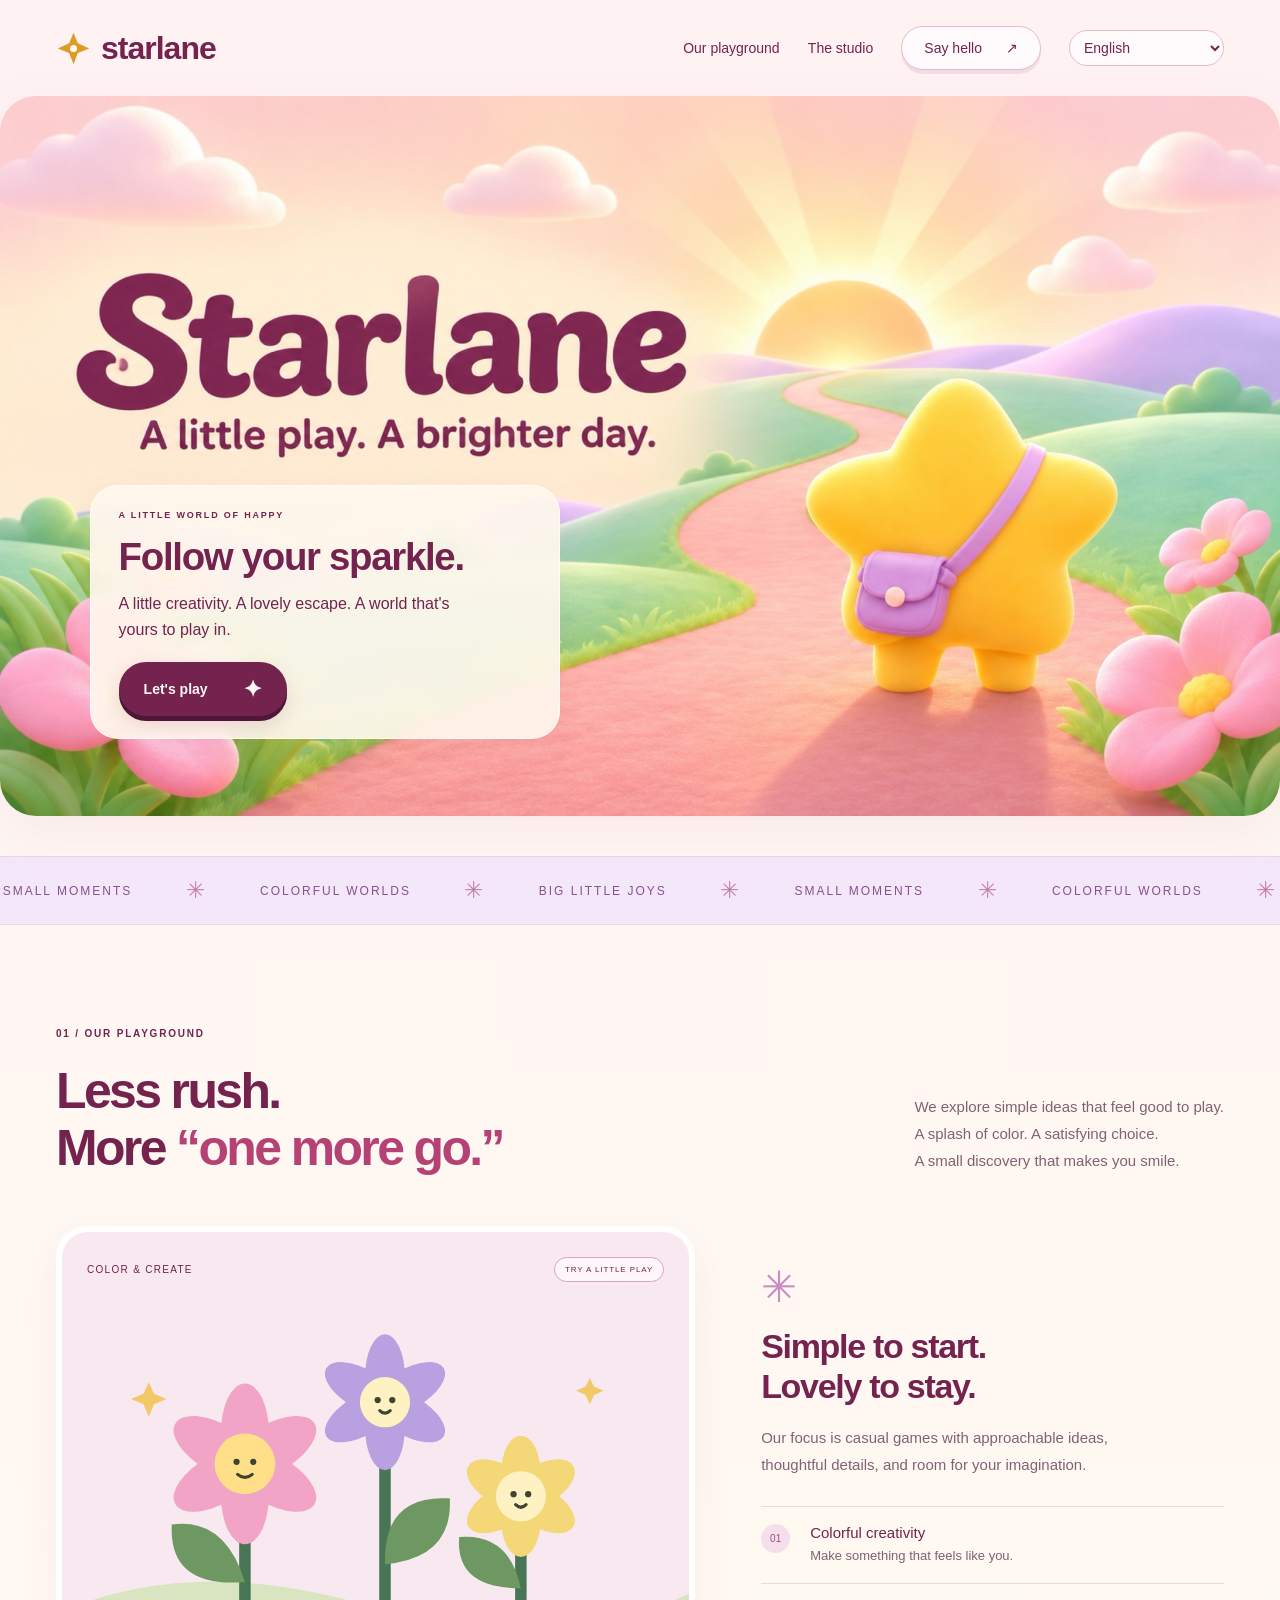
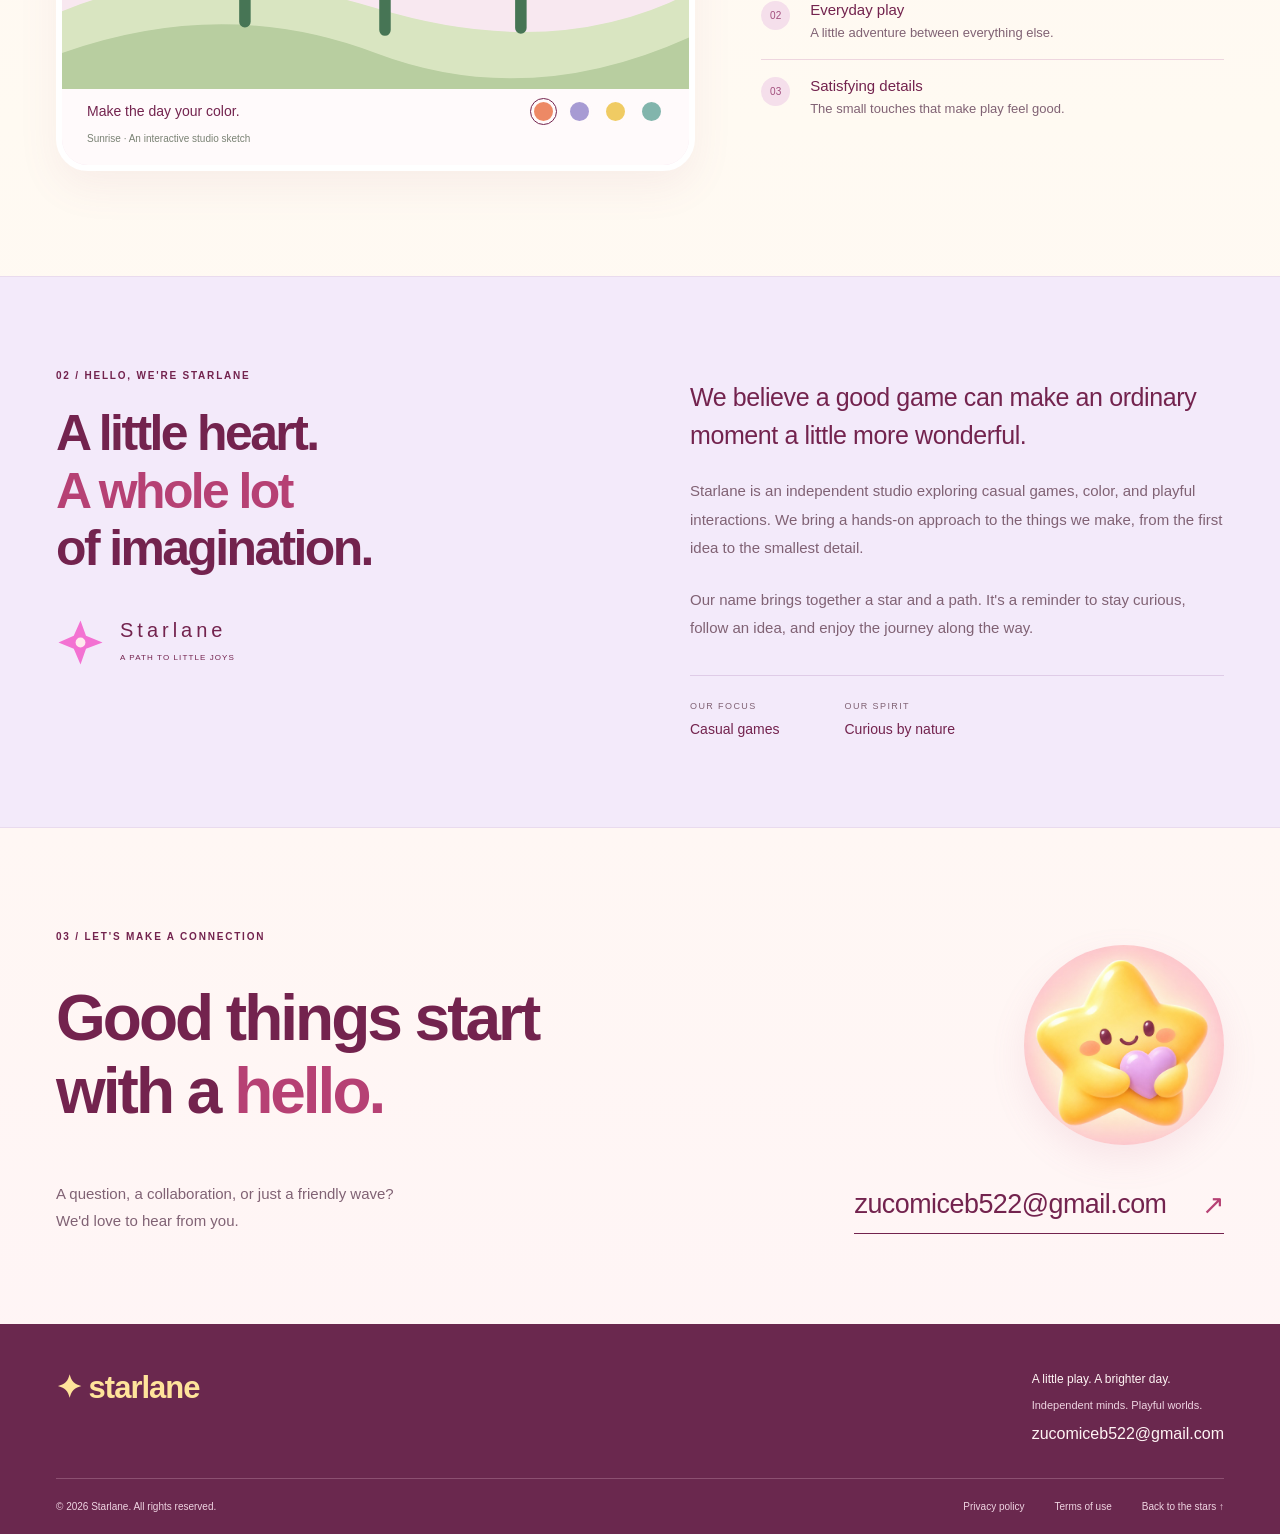
<file: index.html>
<!doctype html>
<html lang="en">
<head>
<meta charset="utf-8"><meta name="viewport" content="width=device-width, initial-scale=1">
<title>Starlane — A little play. A brighter day.</title>
<meta name="description" content="Starlane is an independent game studio. We create playful experiences through color, curiosity and small moments of joy.">
<meta name="theme-color" content="#fff7f4"><meta property="og:title" content="Starlane — A little play. A brighter day."><meta property="og:description" content="Small moments. Colorful worlds. A little room to play.">
<link rel="icon" type="image/svg+xml" href="favicon.svg"><link rel="stylesheet" href="style.css">
<script src="locales.js" defer></script>
</head>
<body>
<a class="skip" href="#main">Skip to content</a>
<header class="nav wrap"><a class="brand" href="#" aria-label="Starlane home"><svg viewBox="0 0 40 40" aria-hidden="true"><path d="M20 2 25 14 38 20 25 25 20 38 15 25 2 20 15 14Z" fill="currentColor"/><circle cx="20" cy="20" r="4" fill="#fff7f4"/></svg>starlane</a><nav aria-label="Main navigation"><a href="#play">Our playground</a><a href="#studio">The studio</a><a class="nav-contact" href="#contact">Say hello <span aria-hidden="true">↗</span></a></nav></header>
<main id="main">
<section class="hero-banner" aria-labelledby="hero-title">
<img class="hero-landscape" src="assets/starlane-world.jpg" width="2048" height="1152" alt="Starlane. A little play. A brighter day. A little yellow star follows a pink path through a dreamy pastel world." fetchpriority="high">
<div class="hero-welcome"><span class="eyebrow">A LITTLE WORLD OF HAPPY</span><h1 id="hero-title">Follow your sparkle.</h1><p>A little creativity. A lovely escape. A world that's yours to play in.</p><a href="#play" class="button dark">Let's play <span aria-hidden="true">✦</span></a></div></section>
<div class="ribbon" aria-hidden="true"><div>SMALL MOMENTS <span>✳</span> COLORFUL WORLDS <span>✳</span> BIG LITTLE JOYS <span>✳</span> SMALL MOMENTS <span>✳</span> COLORFUL WORLDS <span>✳</span></div></div>
<section id="play" class="play-section wrap"><div class="section-top"><div><span class="eyebrow">01 / OUR PLAYGROUND</span><h2>Less rush.<br>More <em>“one more go.”</em></h2></div><p>We explore simple ideas that feel good to play.<br>A splash of color. A satisfying choice.<br>A small discovery that makes you smile.</p></div>
<div class="play-grid"><div class="garden-card"><div class="card-top"><span>COLOR & CREATE</span><span class="tiny-pill">TRY A LITTLE PLAY</span></div><svg class="garden" viewBox="0 0 600 390" aria-labelledby="garden-title"><title id="garden-title">An interactive illustrated flower garden. Choose a palette below to change the flowers.</title><path d="M0 315Q130 260 300 312T600 298V390H0Z" fill="#d9e5c1"/><path d="M0 355Q155 300 300 355T600 340V390H0Z" fill="#b8cea0"/>
<g fill="none" stroke="#477555" stroke-width="11" stroke-linecap="round"><path d="M175 325V177M309 333V125M439 331V204"/></g><g fill="#6e9862"><path d="M175 287q-73 6-70-55 51-7 70 55M309 270q-2-67 62-63 3 57-62 63M439 293q-63 0-59-49 48-4 59 49"/></g>
<g class="petals p1" transform="translate(175 174)"><ellipse rx="23" ry="47" cy="-30"/><ellipse rx="23" ry="47" cy="-30" transform="rotate(60)"/><ellipse rx="23" ry="47" cy="-30" transform="rotate(120)"/><ellipse rx="23" ry="47" cy="-30" transform="rotate(180)"/><ellipse rx="23" ry="47" cy="-30" transform="rotate(240)"/><ellipse rx="23" ry="47" cy="-30" transform="rotate(300)"/><circle r="29" fill="#ffdf88"/><g fill="#3e4431"><circle cx="-8" cy="-2" r="3"/><circle cx="8" cy="-2" r="3"/></g><path d="M-7 10q7 6 14 0" fill="none" stroke="#3e4431" stroke-width="3" stroke-linecap="round"/></g>
<g class="petals p2" transform="translate(309 115)"><ellipse rx="19" ry="40" cy="-25"/><ellipse rx="19" ry="40" cy="-25" transform="rotate(60)"/><ellipse rx="19" ry="40" cy="-25" transform="rotate(120)"/><ellipse rx="19" ry="40" cy="-25" transform="rotate(180)"/><ellipse rx="19" ry="40" cy="-25" transform="rotate(240)"/><ellipse rx="19" ry="40" cy="-25" transform="rotate(300)"/><circle r="24" fill="#fff2c2"/><g fill="#3e4431"><circle cx="-7" cy="-2" r="3"/><circle cx="7" cy="-2" r="3"/></g><path d="M-5 8q5 5 10 0" fill="none" stroke="#3e4431" stroke-width="3" stroke-linecap="round"/></g>
<g class="petals p3" transform="translate(439 205)"><ellipse rx="19" ry="36" cy="-22"/><ellipse rx="19" ry="36" cy="-22" transform="rotate(60)"/><ellipse rx="19" ry="36" cy="-22" transform="rotate(120)"/><ellipse rx="19" ry="36" cy="-22" transform="rotate(180)"/><ellipse rx="19" ry="36" cy="-22" transform="rotate(240)"/><ellipse rx="19" ry="36" cy="-22" transform="rotate(300)"/><circle r="24" fill="#fff2c2"/><g fill="#3e4431"><circle cx="-7" cy="-2" r="3"/><circle cx="7" cy="-2" r="3"/></g><path d="M-5 8q5 5 10 0" fill="none" stroke="#3e4431" stroke-width="3" stroke-linecap="round"/></g><g fill="#f2c868"><path d="m83 96 5 11 12 5-12 5-5 12-5-12-12-5 12-5Z"/><path d="m505 92 4 8 9 4-9 4-4 9-4-9-9-4 9-4Z"/></g></svg><div class="palette-row"><p>Make the day your color.</p><div class="palettes" role="group" aria-label="Choose a flower palette"><button class="swatch active" style="--swatch:#ed8965" data-palette="sunrise" aria-label="Sunrise palette" aria-pressed="true"></button><button class="swatch" style="--swatch:#a79bd3" data-palette="dream" aria-label="Daydream palette" aria-pressed="false"></button><button class="swatch" style="--swatch:#f0cb63" data-palette="sunshine" aria-label="Sunshine palette" aria-pressed="false"></button><button class="swatch" style="--swatch:#82b5ac" data-palette="breeze" aria-label="Sea breeze palette" aria-pressed="false"></button></div></div><p class="demo-note" id="palette-status" aria-live="polite">Sunrise · An interactive studio sketch</p></div>
<div class="play-note"><span class="note-spark">✳</span><h3>Simple to start.<br>Lovely to stay.</h3><p>Our focus is casual games with approachable ideas, thoughtful details, and room for your imagination.</p><div class="focus-item"><span>01</span><div><h4>Colorful creativity</h4><p>Make something that feels like you.</p></div></div><div class="focus-item"><span>02</span><div><h4>Everyday play</h4><p>A little adventure between everything else.</p></div></div><div class="focus-item"><span>03</span><div><h4>Satisfying details</h4><p>The small touches that make play feel good.</p></div></div></div></div></section>
<section id="studio" class="studio-section"><div class="wrap studio-grid"><div><span class="eyebrow">02 / HELLO, WE'RE STARLANE</span><h2>A little heart.<br><em>A whole lot</em><br>of imagination.</h2><div class="studio-sign"><svg viewBox="0 0 80 80" aria-hidden="true"><path d="M40 4 49 29 76 40 49 50 40 76 29 50 4 40 29 29Z" fill="#ef8050"/><circle cx="40" cy="40" r="8" fill="#f4efdF"/></svg><span>Starlane<br><small>A PATH TO LITTLE JOYS</small></span></div></div><div class="studio-story"><p class="large-copy">We believe a good game can make an ordinary moment a little more wonderful.</p><p>Starlane is an independent studio exploring casual games, color, and playful interactions. We bring a hands-on approach to the things we make, from the first idea to the smallest detail.</p><p>Our name brings together a star and a path. It's a reminder to stay curious, follow an idea, and enjoy the journey along the way.</p><div class="studio-facts"><div><small>OUR FOCUS</small><span>Casual games</span></div><div><small>OUR SPIRIT</small><span>Curious by nature</span></div></div></div></div></section>
<section id="contact" class="contact-section wrap"><span class="eyebrow">03 / LET'S MAKE A CONNECTION</span><div class="contact-heading"><h2>Good things start<br>with a <em>hello.</em></h2><img class="contact-mascot" src="assets/star.jpg" width="512" height="512" loading="lazy" alt="Our smiling star holding a purple heart"></div><div class="contact-bottom"><p>A question, a collaboration, or just a friendly wave?<br>We'd love to hear from you.</p><a class="email-link" href="mailto:zucomiceb522@gmail.com">zucomiceb522@gmail.com <span aria-hidden="true">↗</span></a></div></section>
</main>
<footer><div class="wrap footer-main"><a class="brand" href="#">✦ starlane</a><div class="company"><strong>A little play. A brighter day.</strong><p>Independent minds. Playful worlds.</p><a href="mailto:zucomiceb522@gmail.com">zucomiceb522@gmail.com</a></div></div><div class="wrap footer-bottom"><span>© 2026 Starlane. All rights reserved.</span><div><a href="privacy.html">Privacy policy</a><a href="terms.html">Terms of use</a><a href="#">Back to the stars ↑</a></div></div></footer>
<script src="app.js" defer></script>
</body></html>
</file>
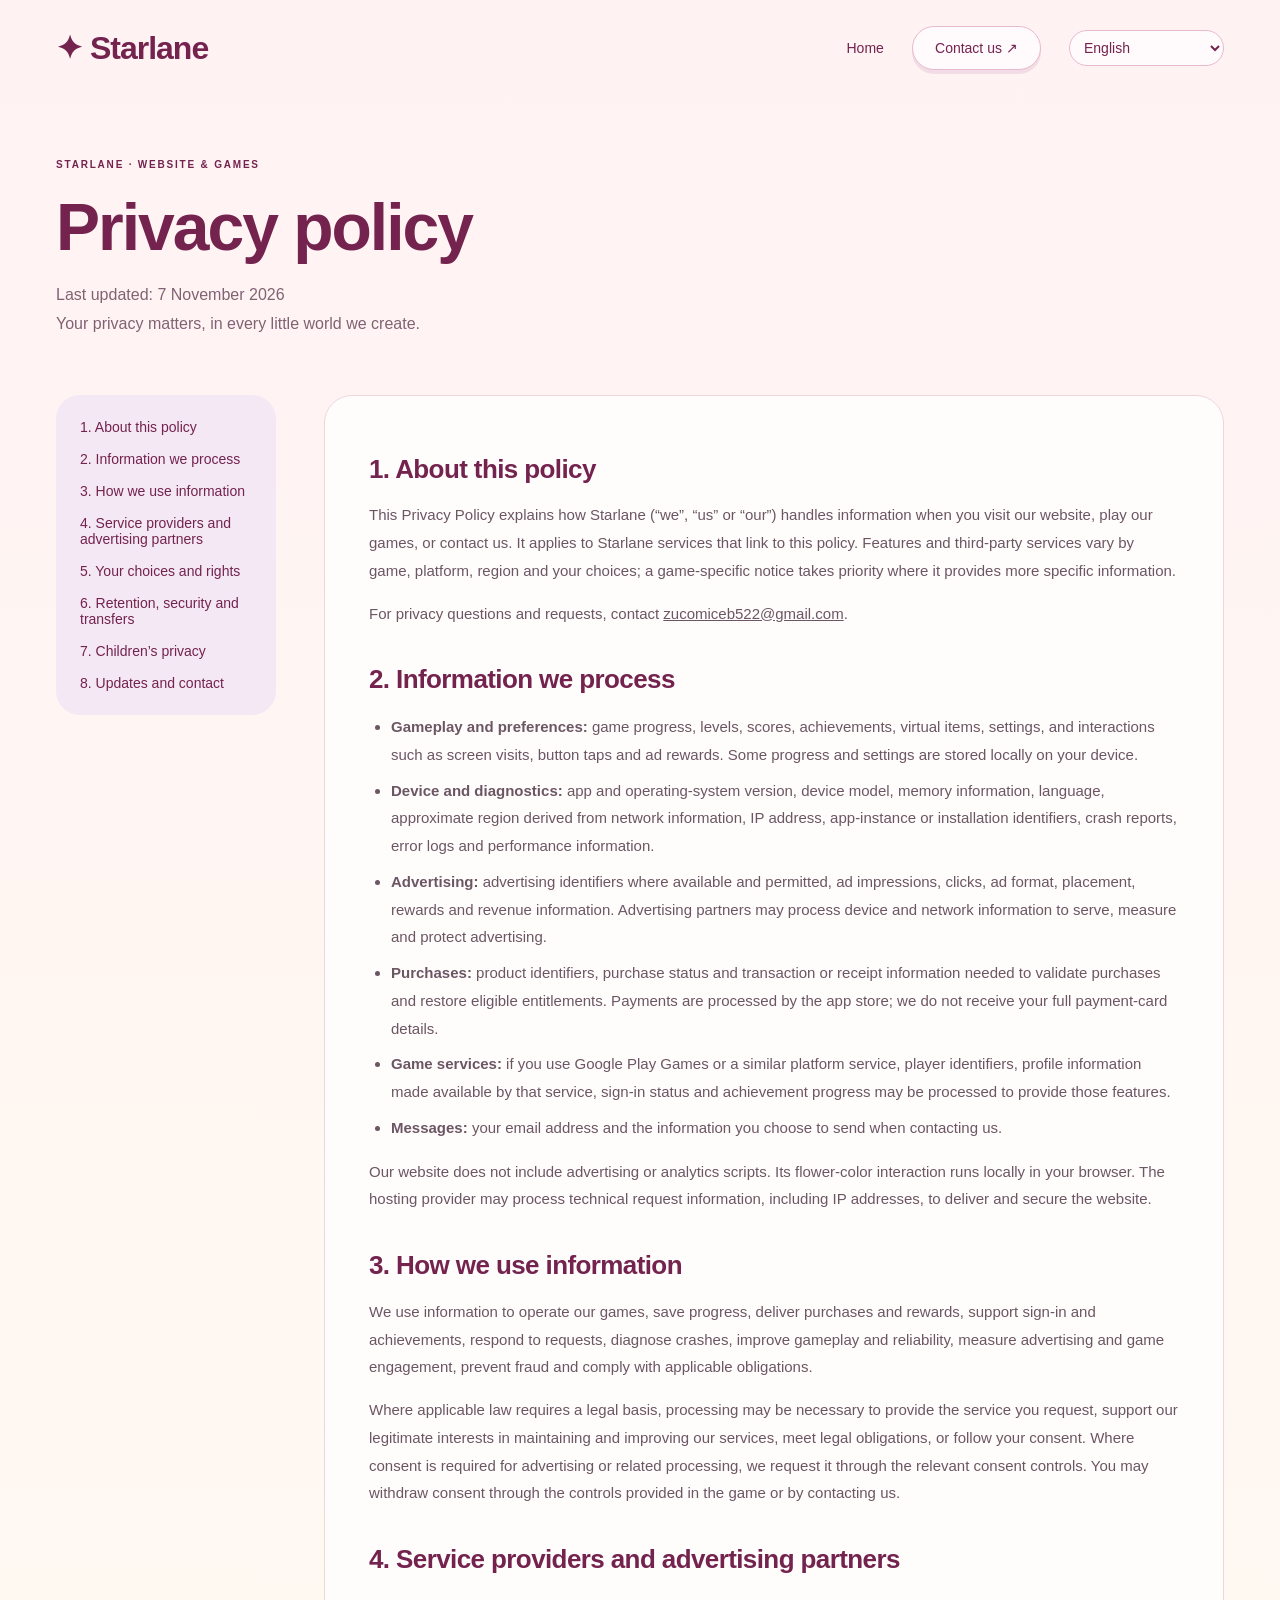
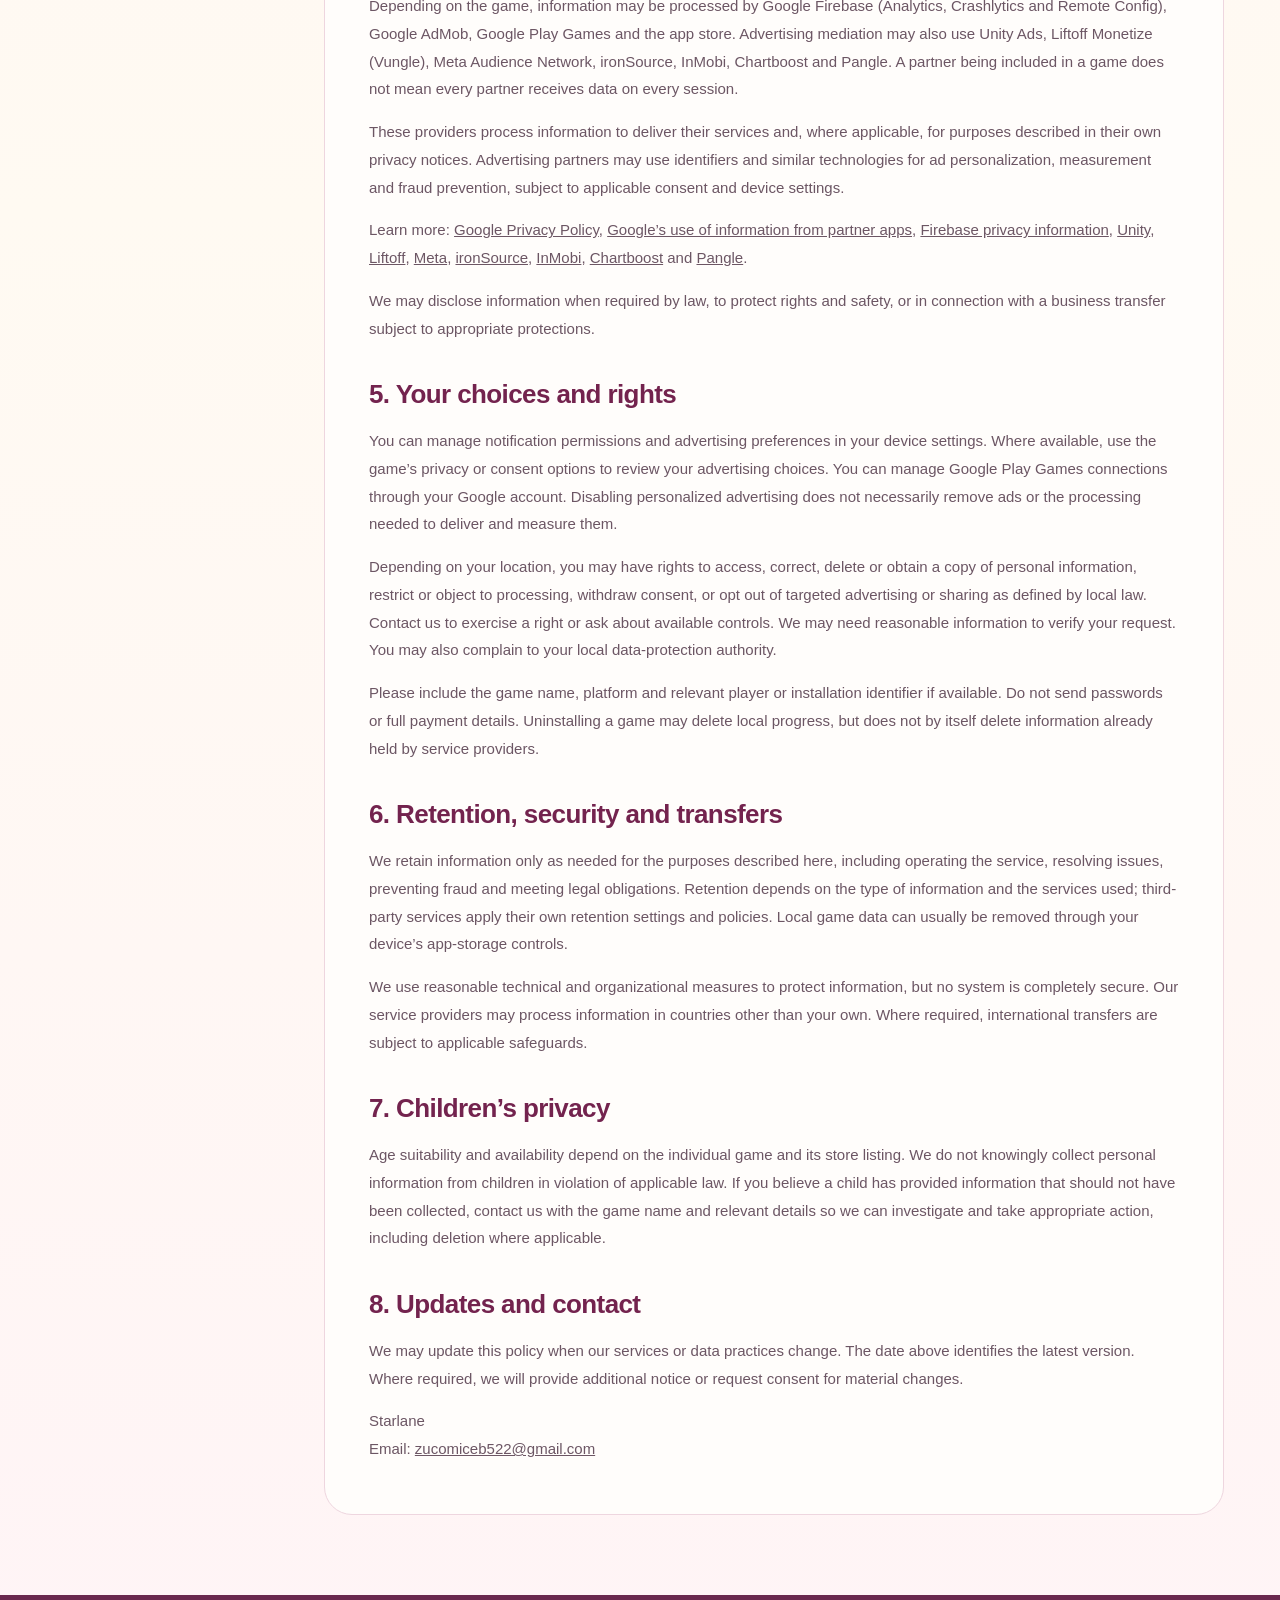
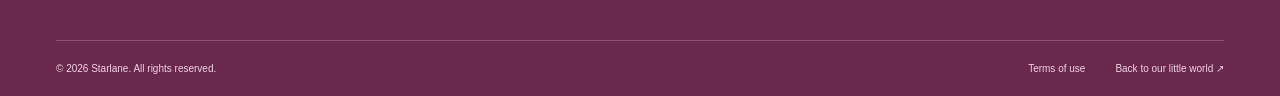
<file: privacy.html>
<!doctype html>
<html lang="en"><head><meta charset="utf-8"><meta name="viewport" content="width=device-width, initial-scale=1"><title>Privacy Policy — Starlane</title><meta name="description" content="How Starlane handles information across our website and games, and how to contact us about your privacy."><meta name="theme-color" content="#fff7f4"><link rel="icon" href="favicon.svg" type="image/svg+xml"><link rel="stylesheet" href="style.css"><script src="locales.js" defer></script>
</head><body><a class="skip" href="#main">Skip to content</a><header class="nav wrap"><a class="brand" href="index.html">✦ Starlane</a><nav aria-label="Main navigation"><a href="index.html">Home</a><a class="nav-contact" href="mailto:zucomiceb522@gmail.com">Contact us ↗</a></nav></header><main id="main" class="wrap"><div class="privacy-hero"><span class="eyebrow">STARLANE · WEBSITE &amp; GAMES</span><h1>Privacy policy</h1><p>Last updated: 7 November 2026<br>Your privacy matters, in every little world we create.</p></div><div class="privacy-layout"><nav class="privacy-toc" aria-label="Policy contents"><a href="#scope">1. About this policy</a><a href="#information">2. Information we process</a><a href="#purposes">3. How we use information</a><a href="#partners">4. Service providers and advertising partners</a><a href="#choices">5. Your choices and rights</a><a href="#retention">6. Retention, security and transfers</a><a href="#children">7. Children’s privacy</a><a href="#contact">8. Updates and contact</a></nav><article class="privacy-article"><section id="scope"><h2>1. About this policy</h2><p>This Privacy Policy explains how Starlane (“we”, “us” or “our”) handles information when you visit our website, play our games, or contact us. It applies to Starlane services that link to this policy. Features and third-party services vary by game, platform, region and your choices; a game-specific notice takes priority where it provides more specific information.</p><p>For privacy questions and requests, contact <a href="mailto:zucomiceb522@gmail.com">zucomiceb522@gmail.com</a>.</p></section><section id="information"><h2>2. Information we process</h2><ul><li><strong>Gameplay and preferences:</strong> game progress, levels, scores, achievements, virtual items, settings, and interactions such as screen visits, button taps and ad rewards. Some progress and settings are stored locally on your device.</li><li><strong>Device and diagnostics:</strong> app and operating-system version, device model, memory information, language, approximate region derived from network information, IP address, app-instance or installation identifiers, crash reports, error logs and performance information.</li><li><strong>Advertising:</strong> advertising identifiers where available and permitted, ad impressions, clicks, ad format, placement, rewards and revenue information. Advertising partners may process device and network information to serve, measure and protect advertising.</li><li><strong>Purchases:</strong> product identifiers, purchase status and transaction or receipt information needed to validate purchases and restore eligible entitlements. Payments are processed by the app store; we do not receive your full payment-card details.</li><li><strong>Game services:</strong> if you use Google Play Games or a similar platform service, player identifiers, profile information made available by that service, sign-in status and achievement progress may be processed to provide those features.</li><li><strong>Messages:</strong> your email address and the information you choose to send when contacting us.</li></ul><p>Our website does not include advertising or analytics scripts. Its flower-color interaction runs locally in your browser. The hosting provider may process technical request information, including IP addresses, to deliver and secure the website.</p></section><section id="purposes"><h2>3. How we use information</h2><p>We use information to operate our games, save progress, deliver purchases and rewards, support sign-in and achievements, respond to requests, diagnose crashes, improve gameplay and reliability, measure advertising and game engagement, prevent fraud and comply with applicable obligations.</p><p>Where applicable law requires a legal basis, processing may be necessary to provide the service you request, support our legitimate interests in maintaining and improving our services, meet legal obligations, or follow your consent. Where consent is required for advertising or related processing, we request it through the relevant consent controls. You may withdraw consent through the controls provided in the game or by contacting us.</p></section><section id="partners"><h2>4. Service providers and advertising partners</h2><p>Depending on the game, information may be processed by Google Firebase (Analytics, Crashlytics and Remote Config), Google AdMob, Google Play Games and the app store. Advertising mediation may also use Unity Ads, Liftoff Monetize (Vungle), Meta Audience Network, ironSource, InMobi, Chartboost and Pangle. A partner being included in a game does not mean every partner receives data on every session.</p><p>These providers process information to deliver their services and, where applicable, for purposes described in their own privacy notices. Advertising partners may use identifiers and similar technologies for ad personalization, measurement and fraud prevention, subject to applicable consent and device settings.</p><p>Learn more: <a href="https://policies.google.com/privacy">Google Privacy Policy</a>, <a href="https://policies.google.com/technologies/partner-sites">Google’s use of information from partner apps</a>, <a href="https://firebase.google.com/support/privacy">Firebase privacy information</a>, <a href="https://unity.com/legal/privacy-policy">Unity</a>, <a href="https://liftoff.io/privacy-policy/">Liftoff</a>, <a href="https://www.facebook.com/privacy/policy/">Meta</a>, <a href="https://www.is.com/privacy-policy/">ironSource</a>, <a href="https://www.inmobi.com/privacy-policy">InMobi</a>, <a href="https://www.chartboost.com/legal/privacy-policy/">Chartboost</a> and <a href="https://www.pangleglobal.com/privacy">Pangle</a>.</p><p>We may disclose information when required by law, to protect rights and safety, or in connection with a business transfer subject to appropriate protections.</p></section><section id="choices"><h2>5. Your choices and rights</h2><p>You can manage notification permissions and advertising preferences in your device settings. Where available, use the game’s privacy or consent options to review your advertising choices. You can manage Google Play Games connections through your Google account. Disabling personalized advertising does not necessarily remove ads or the processing needed to deliver and measure them.</p><p>Depending on your location, you may have rights to access, correct, delete or obtain a copy of personal information, restrict or object to processing, withdraw consent, or opt out of targeted advertising or sharing as defined by local law. Contact us to exercise a right or ask about available controls. We may need reasonable information to verify your request. You may also complain to your local data-protection authority.</p><p>Please include the game name, platform and relevant player or installation identifier if available. Do not send passwords or full payment details. Uninstalling a game may delete local progress, but does not by itself delete information already held by service providers.</p></section><section id="retention"><h2>6. Retention, security and transfers</h2><p>We retain information only as needed for the purposes described here, including operating the service, resolving issues, preventing fraud and meeting legal obligations. Retention depends on the type of information and the services used; third-party services apply their own retention settings and policies. Local game data can usually be removed through your device’s app-storage controls.</p><p>We use reasonable technical and organizational measures to protect information, but no system is completely secure. Our service providers may process information in countries other than your own. Where required, international transfers are subject to applicable safeguards.</p></section><section id="children"><h2>7. Children’s privacy</h2><p>Age suitability and availability depend on the individual game and its store listing. We do not knowingly collect personal information from children in violation of applicable law. If you believe a child has provided information that should not have been collected, contact us with the game name and relevant details so we can investigate and take appropriate action, including deletion where applicable.</p></section><section id="contact"><h2>8. Updates and contact</h2><p>We may update this policy when our services or data practices change. The date above identifies the latest version. Where required, we will provide additional notice or request consent for material changes.</p><p>Starlane<br>Email: <a href="mailto:zucomiceb522@gmail.com">zucomiceb522@gmail.com</a></p></section></article></div></main><footer><div class="wrap footer-bottom"><span>© 2026 Starlane. All rights reserved.</span><div><a href="terms.html">Terms of use</a><a href="index.html">Back to our little world ↗</a></div></div></footer></body></html>
</file>
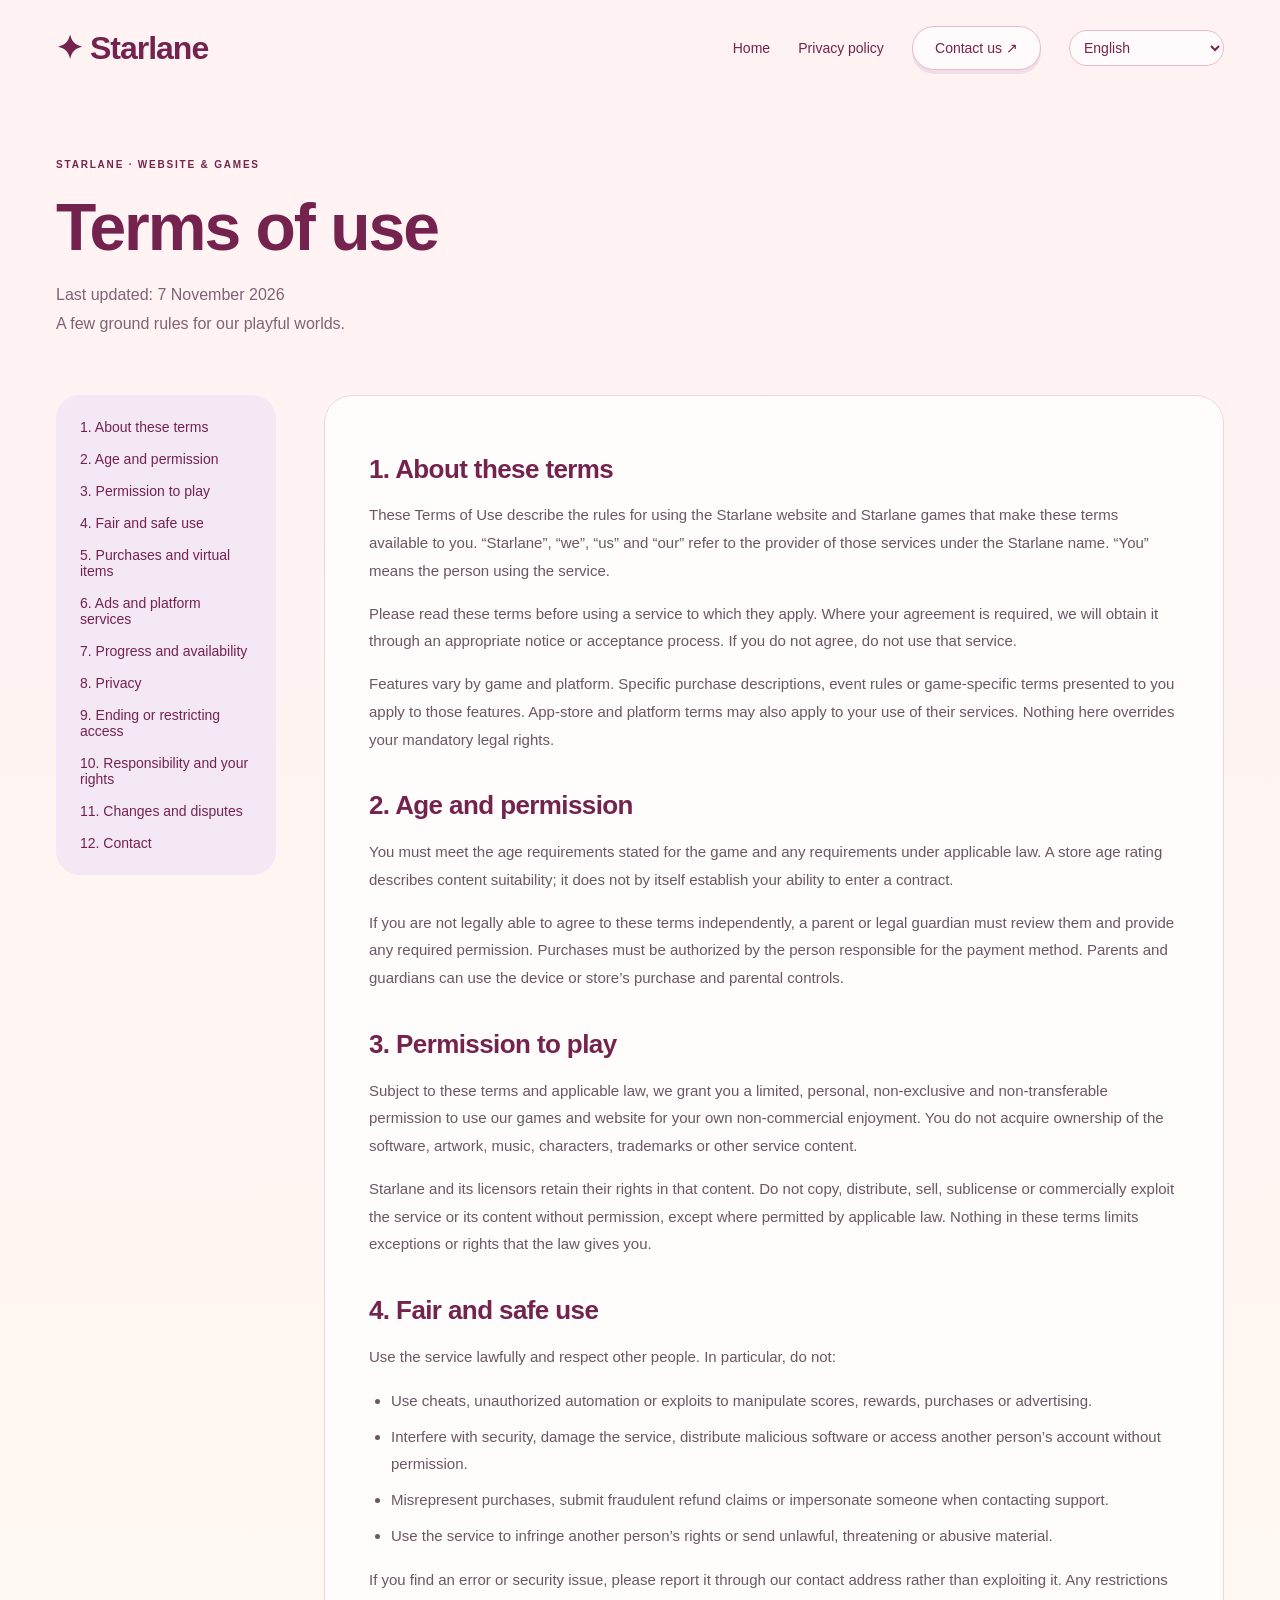
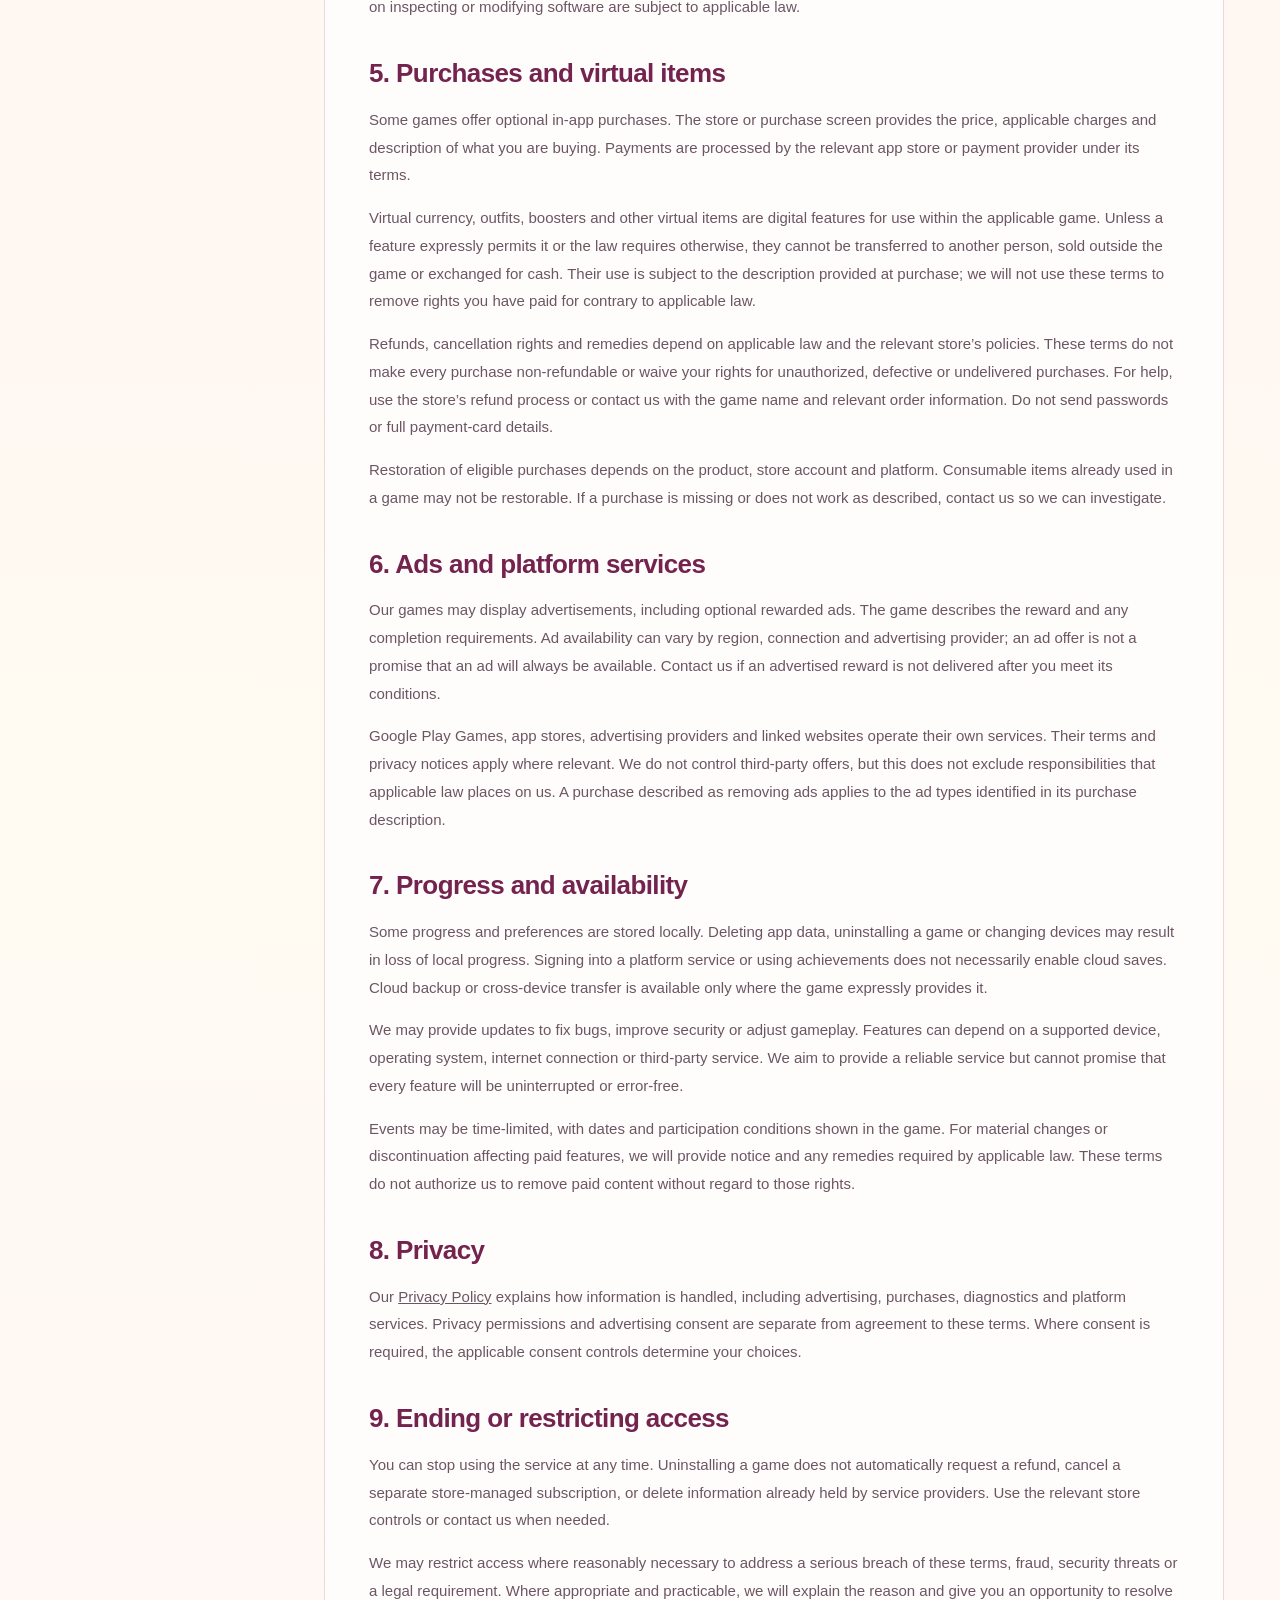
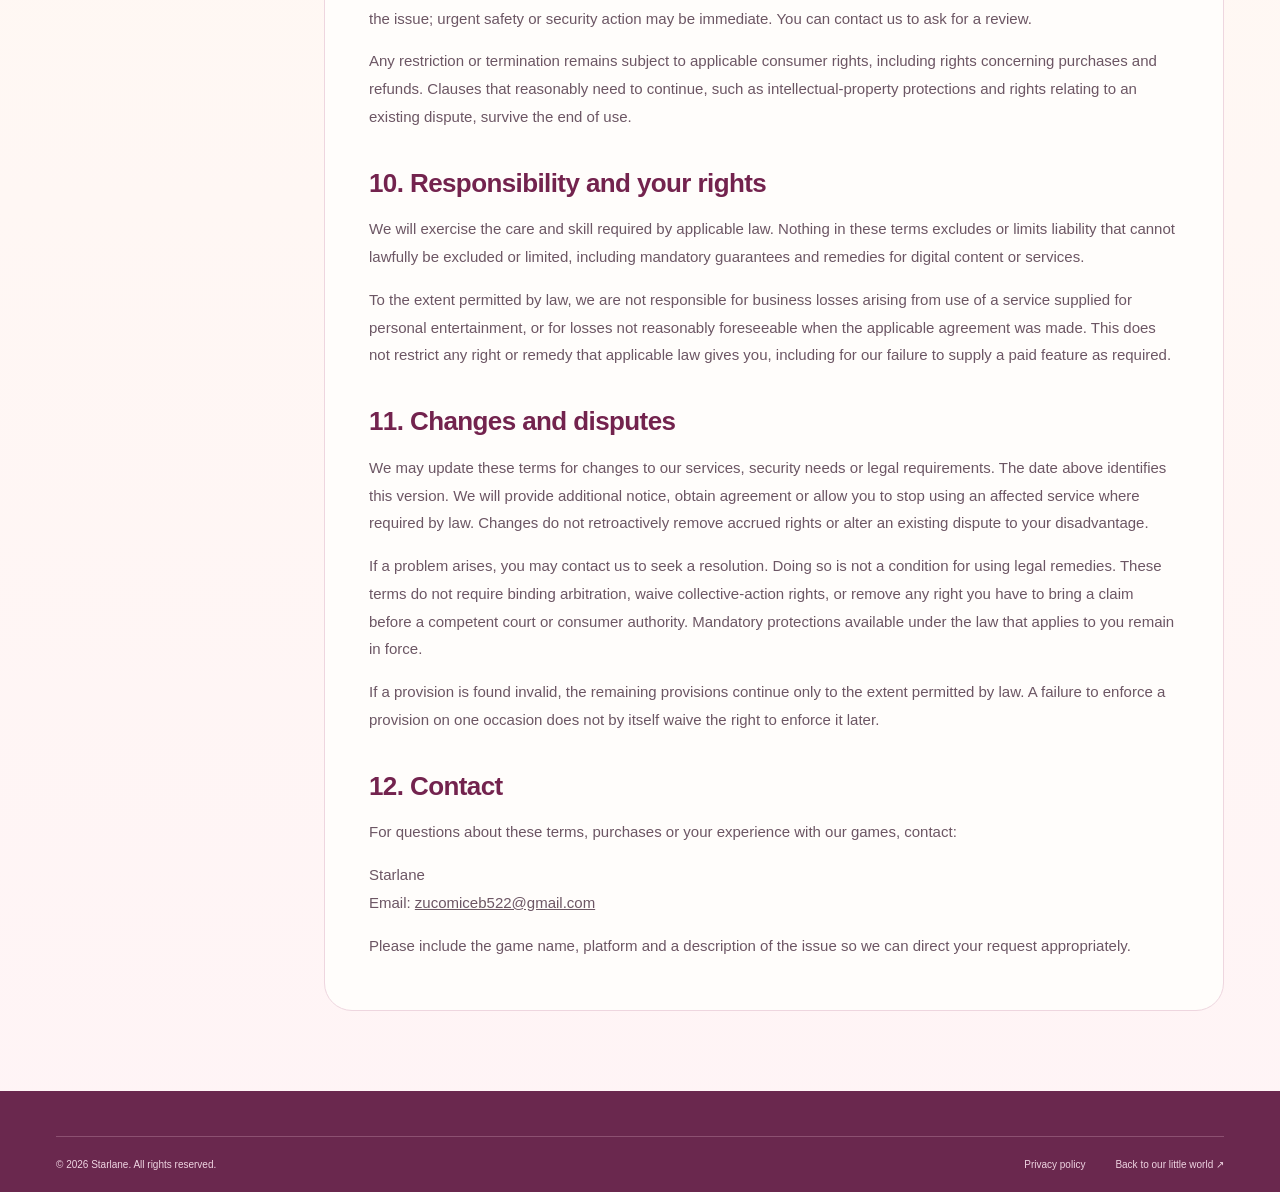
<file: terms.html>
<!doctype html>
<html lang="en">
<head>
  <meta charset="utf-8">
  <meta name="viewport" content="width=device-width, initial-scale=1">
  <title>Terms of Use — Starlane</title>
  <meta name="description" content="Terms for using Starlane’s website and games, including fair play, purchases, virtual items and support.">
  <meta name="theme-color" content="#fff7f4">
  <link rel="icon" href="favicon.svg" type="image/svg+xml">
  <link rel="stylesheet" href="style.css">
<script src="locales.js" defer></script>
</head>
<body>
<a class="skip" href="#main">Skip to content</a>
<header class="nav wrap">
  <a class="brand" href="index.html">✦ Starlane</a>
  <nav aria-label="Main navigation"><a href="index.html">Home</a><a href="privacy.html">Privacy policy</a><a class="nav-contact" href="mailto:zucomiceb522@gmail.com">Contact us ↗</a></nav>
</header>
<main id="main" class="wrap">
  <div class="privacy-hero">
    <span class="eyebrow">STARLANE · WEBSITE &amp; GAMES</span>
    <h1>Terms of use</h1>
    <p>Last updated: 7 November 2026<br>A few ground rules for our playful worlds.</p>
  </div>
  <div class="privacy-layout">
    <nav class="privacy-toc" aria-label="Terms contents">
      <a href="#about">1. About these terms</a>
      <a href="#eligibility">2. Age and permission</a>
      <a href="#license">3. Permission to play</a>
      <a href="#conduct">4. Fair and safe use</a>
      <a href="#purchases">5. Purchases and virtual items</a>
      <a href="#partners">6. Ads and platform services</a>
      <a href="#progress">7. Progress and availability</a>
      <a href="#privacy">8. Privacy</a>
      <a href="#ending">9. Ending or restricting access</a>
      <a href="#responsibility">10. Responsibility and your rights</a>
      <a href="#changes">11. Changes and disputes</a>
      <a href="#contact">12. Contact</a>
    </nav>
    <article class="privacy-article">
      <section id="about">
        <h2>1. About these terms</h2>
        <p>These Terms of Use describe the rules for using the Starlane website and Starlane games that make these terms available to you. “Starlane”, “we”, “us” and “our” refer to the provider of those services under the Starlane name. “You” means the person using the service.</p>
        <p>Please read these terms before using a service to which they apply. Where your agreement is required, we will obtain it through an appropriate notice or acceptance process. If you do not agree, do not use that service.</p>
        <p>Features vary by game and platform. Specific purchase descriptions, event rules or game-specific terms presented to you apply to those features. App-store and platform terms may also apply to your use of their services. Nothing here overrides your mandatory legal rights.</p>
      </section>
      <section id="eligibility">
        <h2>2. Age and permission</h2>
        <p>You must meet the age requirements stated for the game and any requirements under applicable law. A store age rating describes content suitability; it does not by itself establish your ability to enter a contract.</p>
        <p>If you are not legally able to agree to these terms independently, a parent or legal guardian must review them and provide any required permission. Purchases must be authorized by the person responsible for the payment method. Parents and guardians can use the device or store’s purchase and parental controls.</p>
      </section>
      <section id="license">
        <h2>3. Permission to play</h2>
        <p>Subject to these terms and applicable law, we grant you a limited, personal, non-exclusive and non-transferable permission to use our games and website for your own non-commercial enjoyment. You do not acquire ownership of the software, artwork, music, characters, trademarks or other service content.</p>
        <p>Starlane and its licensors retain their rights in that content. Do not copy, distribute, sell, sublicense or commercially exploit the service or its content without permission, except where permitted by applicable law. Nothing in these terms limits exceptions or rights that the law gives you.</p>
      </section>
      <section id="conduct">
        <h2>4. Fair and safe use</h2>
        <p>Use the service lawfully and respect other people. In particular, do not:</p>
        <ul>
          <li>Use cheats, unauthorized automation or exploits to manipulate scores, rewards, purchases or advertising.</li>
          <li>Interfere with security, damage the service, distribute malicious software or access another person’s account without permission.</li>
          <li>Misrepresent purchases, submit fraudulent refund claims or impersonate someone when contacting support.</li>
          <li>Use the service to infringe another person’s rights or send unlawful, threatening or abusive material.</li>
        </ul>
        <p>If you find an error or security issue, please report it through our contact address rather than exploiting it. Any restrictions on inspecting or modifying software are subject to applicable law.</p>
      </section>
      <section id="purchases">
        <h2>5. Purchases and virtual items</h2>
        <p>Some games offer optional in-app purchases. The store or purchase screen provides the price, applicable charges and description of what you are buying. Payments are processed by the relevant app store or payment provider under its terms.</p>
        <p>Virtual currency, outfits, boosters and other virtual items are digital features for use within the applicable game. Unless a feature expressly permits it or the law requires otherwise, they cannot be transferred to another person, sold outside the game or exchanged for cash. Their use is subject to the description provided at purchase; we will not use these terms to remove rights you have paid for contrary to applicable law.</p>
        <p>Refunds, cancellation rights and remedies depend on applicable law and the relevant store’s policies. These terms do not make every purchase non-refundable or waive your rights for unauthorized, defective or undelivered purchases. For help, use the store’s refund process or contact us with the game name and relevant order information. Do not send passwords or full payment-card details.</p>
        <p>Restoration of eligible purchases depends on the product, store account and platform. Consumable items already used in a game may not be restorable. If a purchase is missing or does not work as described, contact us so we can investigate.</p>
      </section>
      <section id="partners">
        <h2>6. Ads and platform services</h2>
        <p>Our games may display advertisements, including optional rewarded ads. The game describes the reward and any completion requirements. Ad availability can vary by region, connection and advertising provider; an ad offer is not a promise that an ad will always be available. Contact us if an advertised reward is not delivered after you meet its conditions.</p>
        <p>Google Play Games, app stores, advertising providers and linked websites operate their own services. Their terms and privacy notices apply where relevant. We do not control third-party offers, but this does not exclude responsibilities that applicable law places on us. A purchase described as removing ads applies to the ad types identified in its purchase description.</p>
      </section>
      <section id="progress">
        <h2>7. Progress and availability</h2>
        <p>Some progress and preferences are stored locally. Deleting app data, uninstalling a game or changing devices may result in loss of local progress. Signing into a platform service or using achievements does not necessarily enable cloud saves. Cloud backup or cross-device transfer is available only where the game expressly provides it.</p>
        <p>We may provide updates to fix bugs, improve security or adjust gameplay. Features can depend on a supported device, operating system, internet connection or third-party service. We aim to provide a reliable service but cannot promise that every feature will be uninterrupted or error-free.</p>
        <p>Events may be time-limited, with dates and participation conditions shown in the game. For material changes or discontinuation affecting paid features, we will provide notice and any remedies required by applicable law. These terms do not authorize us to remove paid content without regard to those rights.</p>
      </section>
      <section id="privacy">
        <h2>8. Privacy</h2>
        <p>Our <a href="privacy.html">Privacy Policy</a> explains how information is handled, including advertising, purchases, diagnostics and platform services. Privacy permissions and advertising consent are separate from agreement to these terms. Where consent is required, the applicable consent controls determine your choices.</p>
      </section>
      <section id="ending">
        <h2>9. Ending or restricting access</h2>
        <p>You can stop using the service at any time. Uninstalling a game does not automatically request a refund, cancel a separate store-managed subscription, or delete information already held by service providers. Use the relevant store controls or contact us when needed.</p>
        <p>We may restrict access where reasonably necessary to address a serious breach of these terms, fraud, security threats or a legal requirement. Where appropriate and practicable, we will explain the reason and give you an opportunity to resolve the issue; urgent safety or security action may be immediate. You can contact us to ask for a review.</p>
        <p>Any restriction or termination remains subject to applicable consumer rights, including rights concerning purchases and refunds. Clauses that reasonably need to continue, such as intellectual-property protections and rights relating to an existing dispute, survive the end of use.</p>
      </section>
      <section id="responsibility">
        <h2>10. Responsibility and your rights</h2>
        <p>We will exercise the care and skill required by applicable law. Nothing in these terms excludes or limits liability that cannot lawfully be excluded or limited, including mandatory guarantees and remedies for digital content or services.</p>
        <p>To the extent permitted by law, we are not responsible for business losses arising from use of a service supplied for personal entertainment, or for losses not reasonably foreseeable when the applicable agreement was made. This does not restrict any right or remedy that applicable law gives you, including for our failure to supply a paid feature as required.</p>
      </section>
      <section id="changes">
        <h2>11. Changes and disputes</h2>
        <p>We may update these terms for changes to our services, security needs or legal requirements. The date above identifies this version. We will provide additional notice, obtain agreement or allow you to stop using an affected service where required by law. Changes do not retroactively remove accrued rights or alter an existing dispute to your disadvantage.</p>
        <p>If a problem arises, you may contact us to seek a resolution. Doing so is not a condition for using legal remedies. These terms do not require binding arbitration, waive collective-action rights, or remove any right you have to bring a claim before a competent court or consumer authority. Mandatory protections available under the law that applies to you remain in force.</p>
        <p>If a provision is found invalid, the remaining provisions continue only to the extent permitted by law. A failure to enforce a provision on one occasion does not by itself waive the right to enforce it later.</p>
      </section>
      <section id="contact">
        <h2>12. Contact</h2>
        <p>For questions about these terms, purchases or your experience with our games, contact:</p>
        <p>Starlane<br>Email: <a href="mailto:zucomiceb522@gmail.com">zucomiceb522@gmail.com</a></p>
        <p>Please include the game name, platform and a description of the issue so we can direct your request appropriately.</p>
      </section>
    </article>
  </div>
</main>
<footer><div class="wrap footer-bottom"><span>© 2026 Starlane. All rights reserved.</span><div><a href="privacy.html">Privacy policy</a><a href="index.html">Back to our little world ↗</a></div></div></footer>
</body>
</html>
</file>
<file: style.css>
:root{--paper:#f7f7ee;--ink:#263b30;--muted:#667067;--orange:#ee8253;--line:#daddce;--p1:#ed8965;--p2:#afa0d9;--p3:#ecc968}*{box-sizing:border-box}html{scroll-behavior:smooth;scroll-padding-top:35px}body{margin:0;background:var(--paper);color:var(--ink);font-family:'Trebuchet MS',Arial,sans-serif;-webkit-font-smoothing:antialiased}a{color:inherit;text-decoration:none}button{font:inherit}button,a{-webkit-tap-highlight-color:transparent}a:focus-visible,button:focus-visible{outline:3px solid var(--orange);outline-offset:6px}::selection{background:#f6ca9d}.wrap{width:min(1320px,calc(100% - 112px));margin:auto}.nav{height:108px;display:flex;justify-content:space-between;align-items:center;border-bottom:1px solid var(--line)}.brand{display:flex;align-items:center;font-family:'Arial Rounded MT Bold','Trebuchet MS',sans-serif;font-size:32px;font-weight:800;letter-spacing:-1.7px;gap:10px}.brand svg{width:35px;height:35px}.brand-dot{font-size:10px;align-self:flex-start;margin-top:7px;letter-spacing:0}.nav nav{display:flex;align-items:center;gap:38px;font-size:14px;font-weight:500}.nav nav a:not(.nav-contact):hover{color:#c76338}.nav-contact{border:1px solid var(--ink);border-radius:30px;padding:13px 22px}.nav-contact span{margin-left:20px}.hero{display:grid;grid-template-columns:1fr 1fr;gap:42px;padding-top:65px;padding-bottom:70px;align-items:center}.eyebrow{font-size:10px;letter-spacing:1.8px;font-weight:700;display:block;line-height:1.7}.hero .eyebrow{display:flex;gap:9px;align-items:center}.status-dot{width:7px;height:7px;border-radius:50%;background:#6c9572}.hero h1{font-family:'Arial Rounded MT Bold','Trebuchet MS',sans-serif;font-size:clamp(48px,5.2vw,77px);line-height:1.09;letter-spacing:-4px;font-weight:500;margin:28px 0 24px}em{font-style:normal;color:var(--orange)}.hero-copy>p{font-size:17px;line-height:1.8;color:var(--muted);margin-bottom:30px}.button{display:inline-flex;align-items:center;gap:35px;padding:18px 25px;border-radius:32px;font-size:14px;font-weight:500;transition:transform .2s,background .2s}.button:hover{transform:translateY(-3px);background:#3d5846}.dark{background:var(--ink);color:var(--paper)}.button span{font-size:23px;line-height:18px}.hero-note{font-size:12px;margin-top:30px;color:var(--muted);display:flex;gap:10px;align-items:center}.hand-star{color:var(--orange);font-size:26px}.hero-art{position:relative;background:#d0dfc8;border-radius:130px 130px 26px 26px;overflow:hidden;aspect-ratio:1.03}.world{width:100%;height:100%;display:block}.art-label{position:absolute;top:39px;left:0;right:0;text-align:center;font-size:9px;letter-spacing:2px;z-index:1;color:#4e6c54}.art-caption{position:absolute;bottom:25px;left:27px;font-size:15px;display:flex;gap:9px;align-items:center}.mini-orbit{font-size:23px;color:#365d43}.art-coordinate{position:absolute;bottom:31px;right:22px;font-size:8px;letter-spacing:1px;color:#52705a}.cloud{animation:drift 9s ease-in-out infinite alternate}.ribbon{background:#e7eacb;border-top:1px solid #d6ddbc;border-bottom:1px solid #d6ddbc;overflow:hidden;padding:20px 0}.ribbon>div{display:flex;align-items:center;justify-content:space-around;gap:48px;white-space:nowrap;font-size:12px;letter-spacing:2px;font-weight:500;width:max-content;min-width:100%}.ribbon span{font-size:23px;color:#6c7e50}.play-section{padding-top:100px;padding-bottom:105px}.section-top{display:flex;align-items:flex-end;justify-content:space-between;gap:50px;margin-bottom:48px}h2{font-family:'Arial Rounded MT Bold','Trebuchet MS',sans-serif;font-weight:500;font-size:clamp(36px,3.9vw,55px);letter-spacing:-2.6px;line-height:1.15;margin:21px 0 0}.section-top>p{font-size:15px;line-height:1.8;color:var(--muted);margin-bottom:4px;max-width:360px}.play-grid{display:grid;grid-template-columns:1.16fr .84fr;gap:66px;align-items:center}.garden-card{border:1px solid #e2dfcf;background:#eeeedf;border-radius:22px;overflow:hidden}.card-top{display:flex;justify-content:space-between;align-items:center;padding:25px 25px 0;font-size:10px;letter-spacing:1.3px}.tiny-pill{font-size:8px;letter-spacing:.9px;border:1px solid #bcc4ad;padding:7px 10px;border-radius:20px}.garden{display:block;width:100%;height:auto}.petals{transition:fill .45s}.p1{fill:var(--p1)}.p2{fill:var(--p2)}.p3{fill:var(--p3)}.palette-row{display:flex;justify-content:space-between;align-items:center;padding:0 25px;background:#f8f7ed;gap:15px}.palette-row p{font-size:14px}.palettes{display:flex;gap:11px}.swatch{width:25px;height:25px;border:3px solid #f8f7ed;outline:1px solid transparent;cursor:pointer;background:var(--swatch);border-radius:50%;transition:transform .2s}.swatch:hover{transform:scale(1.15)}.swatch.active{outline-color:#344b37}.swatch:focus-visible{outline:3px solid #344b37;outline-offset:3px}.demo-note{font-size:10px;margin:0;background:#f8f7ed;padding:0 25px 20px;color:#7a8274;min-height:32px}.note-spark{font-size:43px;color:var(--orange);display:block;margin-bottom:14px}.play-note h3{font-family:'Arial Rounded MT Bold','Trebuchet MS',sans-serif;font-size:34px;font-weight:500;letter-spacing:-1.3px;line-height:1.2;margin:0 0 17px}.play-note>p{font-size:15px;color:var(--muted);line-height:1.8;max-width:360px;margin-bottom:28px}.focus-item{display:flex;gap:20px;padding:17px 0;border-top:1px solid var(--line)}.focus-item>span{font-size:10px;color:#87917f;line-height:23px}.focus-item h4{font-size:15px;font-weight:500;margin:0 0 5px}.focus-item p{margin:0;font-size:13px;line-height:1.5;color:var(--muted)}.studio-section{background:#efeee2;border-top:1px solid #e4e4d8;border-bottom:1px solid #e4e4d8;padding:90px 0}.studio-grid{display:grid;grid-template-columns:1fr 1fr;gap:100px}.studio-sign{display:flex;gap:15px;align-items:center;margin-top:40px}.studio-sign svg{width:49px}.studio-sign span{font-size:20px;letter-spacing:4px}.studio-sign small{font-size:8px;letter-spacing:1.1px}.studio-story{padding-top:12px}.studio-story .large-copy{font-size:25px;line-height:1.5;color:var(--ink);letter-spacing:-.4px}.studio-story p{font-size:15px;line-height:1.9;color:var(--muted);margin:0 0 23px}.studio-facts{display:flex;gap:65px;padding-top:25px;border-top:1px solid #d7dbcb;margin-top:32px}.studio-facts div{display:flex;flex-direction:column;gap:10px}.studio-facts small{font-size:9px;letter-spacing:1.4px;color:var(--muted)}.studio-facts span{font-size:14px}.contact-section{padding-top:100px;padding-bottom:90px}.contact-heading{display:flex;justify-content:space-between;align-items:center}.contact-heading h2{font-size:clamp(45px,5vw,70px);letter-spacing:-3px}.contact-star{font-size:130px;color:#e9bc70;margin-right:45px;line-height:1;transform:rotate(10deg)}.contact-bottom{display:flex;align-items:flex-end;justify-content:space-between;gap:35px;margin-top:35px}.contact-bottom p{font-size:15px;line-height:1.8;color:var(--muted);margin:0}.email-link{display:flex;gap:35px;font-family:'Arial Rounded MT Bold','Trebuchet MS',sans-serif;font-size:clamp(20px,2.1vw,29px);letter-spacing:-.5px;border-bottom:1px solid var(--ink);padding-bottom:12px}.email-link:hover{color:#b65e37}.email-link span{color:var(--orange)}footer{background:#263b30;color:#e8ecdf;padding:45px 0 0}.footer-main{display:flex;justify-content:space-between;gap:60px;padding-bottom:35px}.footer-main .brand{align-self:flex-start;font-size:31px}.company{max-width:580px}.company strong{font-size:12px;font-weight:500}.company p{font-size:11px;line-height:1.8;color:#b7c4b6;margin:9px 0}.company .registration{font-size:10px;color:#a5b6a5}.footer-bottom{border-top:1px solid #46594a;padding:22px 0;display:flex;justify-content:space-between;gap:20px;font-size:10px;color:#bac7b7}.footer-bottom>div{display:flex;gap:30px}.footer-bottom button{border:0;padding:0;color:inherit;background:none;font-size:10px;cursor:pointer}dialog{background:var(--paper);color:var(--ink);border:1px solid #ced5c4;border-radius:22px;padding:45px;width:min(590px,calc(100% - 32px));max-height:85vh}dialog::backdrop{background:#172b2480;backdrop-filter:blur(5px)}dialog h2{font-size:35px;margin-bottom:20px}dialog p{font-size:14px;line-height:1.8;color:var(--muted)}dialog a{text-decoration:underline}dialog small{font-size:11px;color:var(--muted)}.close-dialog{position:absolute;right:17px;top:12px;font-size:28px;border:none;background:none;color:var(--ink);cursor:pointer;padding:5px 10px}.skip{position:fixed;left:15px;top:-70px;background:var(--ink);color:white;padding:15px;z-index:10}.skip:focus{top:10px}@keyframes drift{to{transform:translateX(10px)}}
@media(min-width:1600px){.wrap{width:min(1380px,calc(100% - 160px))}.hero h1{font-size:84px}.hero{gap:70px}}
@media(max-width:1050px){.wrap{width:calc(100% - 64px)}.hero{gap:28px}.hero h1{font-size:56px;letter-spacing:-3px}.hero-copy>p{font-size:15px}.hero-art{border-radius:90px 90px 22px 22px}.art-coordinate{display:none}.art-label{font-size:7px;top:28px}.art-caption{font-size:12px}.play-grid{gap:35px}.studio-grid{gap:50px}.contact-bottom{align-items:flex-start;flex-direction:column}.nav nav{gap:24px}}
@media(max-width:700px){.wrap{width:calc(100% - 40px)}.nav{height:85px}.brand{font-size:27px}.brand svg{width:29px}.nav nav{gap:16px}.nav nav>a:not(.nav-contact){display:none}.nav-contact{font-size:12px;padding:11px 16px}.hero{grid-template-columns:1fr;padding-top:45px;padding-bottom:38px;gap:32px}.hero h1{font-size:57px;letter-spacing:-3.5px;margin-top:22px}.hero-copy>p{font-size:15px}.hero .eyebrow{font-size:8px;letter-spacing:1.4px}.hero-note{margin-top:21px}.hero-art{max-width:500px;width:100%;justify-self:center;border-radius:90px 90px 22px 22px}.art-label{font-size:8px}.art-caption{font-size:13px}.ribbon{padding:15px 0}.ribbon>div{font-size:10px;gap:30px}.play-section{padding-top:60px;padding-bottom:60px}.section-top{display:block;margin-bottom:30px}.section-top>p{margin-top:22px;font-size:14px}.play-grid{grid-template-columns:1fr;gap:35px}h2{font-size:40px;letter-spacing:-2px}.card-top{padding:20px 17px 0;font-size:8px}.tiny-pill{font-size:7px}.palette-row{padding:0 17px}.palette-row p{font-size:12px}.palettes{gap:8px}.swatch{width:24px;height:24px}.demo-note{padding-left:17px}.play-note h3{font-size:32px}.note-spark{font-size:35px}.studio-section{padding:60px 0}.studio-grid{grid-template-columns:1fr;gap:32px}.studio-sign{margin-top:25px}.studio-story .large-copy{font-size:23px}.studio-story p{font-size:14px}.studio-facts{gap:45px}.contact-section{padding-top:65px;padding-bottom:60px}.contact-heading h2{font-size:43px;letter-spacing:-2.3px}.contact-star{font-size:65px;margin-right:0}.contact-bottom{gap:25px}.email-link{font-size:23px;gap:25px}.footer-main{flex-direction:column;gap:25px}.company strong{line-height:1.6}.footer-bottom{flex-direction:column;gap:18px}.footer-bottom>div{justify-content:space-between}.company p{font-size:10px}.contact-bottom p{font-size:14px}dialog{padding:35px 25px}}
@media(prefers-reduced-motion:reduce){html{scroll-behavior:auto}*,*::before,*::after{animation:none!important;transition:none!important}}

/* Starlane's pastel playground */
:root{--paper:#fff8f5;--ink:#73234e;--muted:#806274;--orange:#b64174;--line:#eed6df;--p1:#f2a4c7;--p2:#b9a1e1;--p3:#f4d776}
body{background:linear-gradient(180deg,#fff2f3 0%,#fffaf2 55%,#fff4f6 100%)}
.nav{height:96px;border:0}.brand{letter-spacing:-1px}.brand svg{color:#dc9c28}.nav-contact{background:#fffafb;border-color:#e8bacd;box-shadow:0 4px 0 #f2dce5}.nav nav a:not(.nav-contact):hover{color:#b64174}
.hero-banner{position:relative;max-width:1600px;margin:0 auto 40px;overflow:hidden;border-radius:36px;background:#ffe8df;box-shadow:0 16px 55px #a45d7b14}
.hero-landscape{display:block;width:100%;height:auto}.hero-welcome{position:absolute;left:7%;top:54%;width:48%;max-width:550px}.hero-welcome h1{font-size:clamp(24px,3vw,44px);letter-spacing:-1.3px;margin:12px 0}.hero-welcome p{font-size:16px;line-height:1.6;max-width:370px;margin:0 0 20px}.hero-welcome .eyebrow{font-size:9px}.button{font-weight:700;box-shadow:0 5px 0 #4e1738,0 9px 20px #73234e26}.button:hover{background:#91345f;transform:translateY(-2px)}
.ribbon{background:#f5e7fa;border-color:#ead6f1;color:#85528f}.ribbon span{color:#c780ab}
h2,.play-note h3{font-weight:700}.garden-card{border:6px solid #fff;border-radius:32px;background:#f8e8f0;box-shadow:0 16px 40px #a45d7b14}.palette-row,.demo-note{background:#fffafb}.tiny-pill{border-color:#d5a6c3;background:#fff6fa;color:#73234e}.swatch{border-color:#fffafb}.swatch.active{outline-color:#73234e}.focus-item>span{color:#a24e7d;background:#f5dfeb;border-radius:50%;min-width:29px;height:29px;text-align:center;line-height:29px}.note-spark{color:#cc8bc5}
.studio-section{background:#f3eafa;border-color:#e9dbee}.studio-sign svg{filter:hue-rotate(290deg)}.studio-facts{border-color:#dfcce7}.contact-mascot{width:200px;height:200px;border-radius:50%;box-shadow:0 14px 35px #c4789a20}.email-link{overflow-wrap:anywhere}.email-link:hover{color:#a43e71}
footer{background:#6a284e;color:#fff4f4}.company p,.footer-bottom{color:#efd5e2}.footer-bottom{border-color:#8c5071}.footer-main .brand{color:#ffe49b}
.privacy-hero{padding:60px 0 40px;max-width:900px}.privacy-hero h1{font-size:clamp(42px,6vw,66px);letter-spacing:-2px;margin:16px 0}.privacy-hero p{line-height:1.8;color:var(--muted)}.privacy-layout{display:grid;grid-template-columns:220px 1fr;gap:48px;padding-bottom:80px;align-items:start}.privacy-toc{position:sticky;top:25px;display:grid;gap:16px;padding:24px;background:#f4e8f5;border-radius:24px;font-size:14px}.privacy-article{background:#fffdfb;border:1px solid var(--line);border-radius:28px;padding:36px 44px;min-width:0}.privacy-article section{scroll-margin-top:30px;margin-bottom:36px}.privacy-article h2{font-size:26px;letter-spacing:-.6px;line-height:1.3}.privacy-article p,.privacy-article li{font-size:15px;line-height:1.85;color:#6c5664}.privacy-article a{text-decoration:underline;overflow-wrap:anywhere}.privacy-article li{margin:8px 0}.privacy-article ul{padding-left:22px}.privacy-article section:last-child{margin-bottom:0}
@media(max-width:1050px){.hero-banner{border-radius:24px;margin:0 20px 30px}.hero-welcome{top:53%}.hero-welcome p{font-size:13px;margin-bottom:12px}.hero-welcome .button{padding:12px 22px}.privacy-layout{grid-template-columns:180px 1fr;gap:24px}.privacy-article{padding:25px}}
@media(max-width:700px){.nav{height:80px}.hero-banner{margin:0 12px 28px;border-radius:25px}.hero-welcome{position:relative;left:auto;top:auto;width:auto;max-width:none;padding:24px 26px 30px;background:linear-gradient(#ffe8df,#fff1eb)}.hero-welcome h1{font-size:33px}.hero-welcome p{font-size:15px;max-width:330px}.hero-welcome .eyebrow{font-size:9px}.hero-welcome .button{margin-top:6px;padding:16px 24px}.contact-mascot{width:100px;height:100px}.contact-heading{gap:12px}.contact-heading h2{font-size:36px}.email-link{font-size:clamp(17px,5.4vw,23px);gap:12px}.privacy-hero{padding-top:30px}.privacy-layout{display:block}.privacy-toc{position:static;margin-bottom:25px;grid-template-columns:1fr 1fr;gap:14px;font-size:13px}.privacy-article{padding:22px}.privacy-article h2{font-size:23px}}

@media(min-width:701px){.hero-welcome{padding:22px 28px;background:#fff8eee8;border:1px solid #ffffffb3;border-radius:28px;width:42%;max-width:470px;box-shadow:0 8px 30px #8b4d7112;backdrop-filter:blur(8px)}}

/* Keep the language control visible, including at narrow mobile widths. */
.nav nav{gap:clamp(12px,2.2vw,30px);flex-wrap:wrap;justify-content:flex-end}
.language-picker{font:inherit;color:var(--ink);background:#fffafb;border:1px solid #e8bacd;border-radius:22px;padding:8px 10px;max-width:100%}
.language-picker:focus-visible{outline:3px solid var(--orange);outline-offset:3px}
.legal-original{font-weight:700;text-decoration:underline;text-underline-offset:.2em}
.footer-bottom>div{flex-wrap:wrap;row-gap:10px}
html:not([lang=en]) .hero-welcome h1, .privacy-hero h1{overflow-wrap:anywhere}
@media(max-width:700px){
  .nav{height:auto;min-height:80px;gap:12px;padding-block:10px}
  .nav nav{gap:8px 12px}
  .nav nav .language-picker{font-size:13px;padding:6px 8px}
  .nav nav .nav-contact{display:none}
}
</file>
